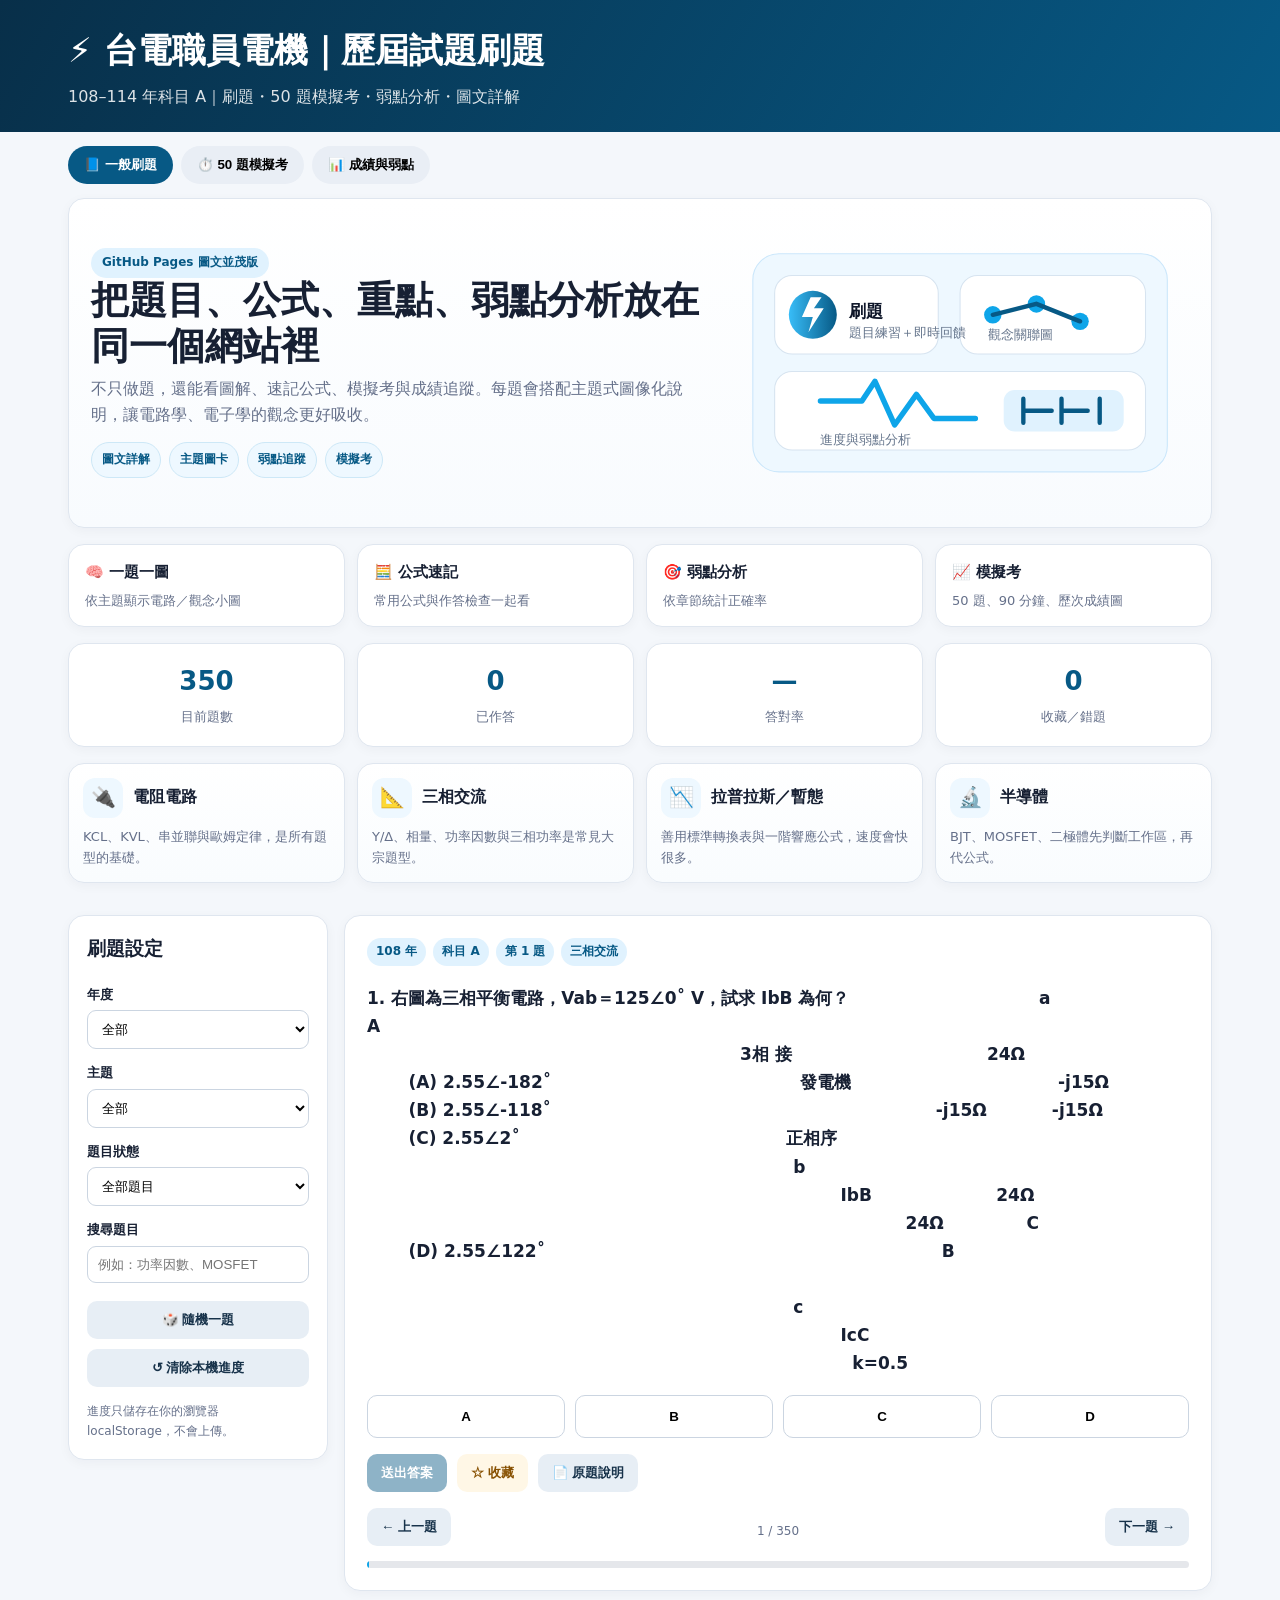
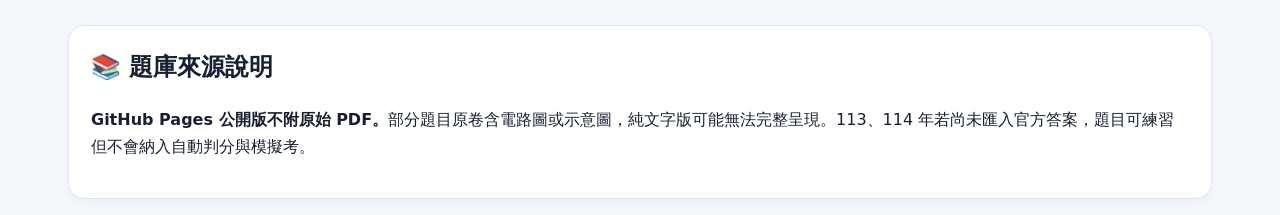
<file: index.html>
<!doctype html>
<html lang="zh-Hant">
<head>
<meta charset="utf-8">
<meta name="viewport" content="width=device-width,initial-scale=1">
<title>台電職員電機｜歷屆試題刷題與模擬考</title>
<link rel="stylesheet" href="style.css">
</head>
<body>
<header class="top">
  <div class="wrap topbar">
    <div>
      <h1>⚡ 台電職員電機｜歷屆試題刷題</h1>
      <p>108–114 年科目 A｜刷題・50 題模擬考・弱點分析・圖文詳解</p>
    </div>
    <div class="timer hidden" id="timer">90:00</div>
  </div>
</header>

<nav class="tabs wrap" aria-label="功能切換">
  <button class="tab active" data-view="practice">📘 一般刷題</button>
  <button class="tab" data-view="exam">⏱️ 50 題模擬考</button>
  <button class="tab" data-view="analysis">📊 成績與弱點</button>
</nav>

<main class="wrap">
  <section class="hero card">
    <div class="hero-copy">
      <span class="eyebrow">GitHub Pages 圖文並茂版</span>
      <h2>把題目、公式、重點、弱點分析放在同一個網站裡</h2>
      <p>不只做題，還能看圖解、速記公式、模擬考與成績追蹤。每題會搭配主題式圖像化說明，讓電路學、電子學的觀念更好吸收。</p>
      <div class="hero-tags">
        <span>圖文詳解</span>
        <span>主題圖卡</span>
        <span>弱點追蹤</span>
        <span>模擬考</span>
      </div>
    </div>
    <div class="hero-art" aria-hidden="true">
      <svg viewBox="0 0 420 260" role="img">
        <defs>
          <linearGradient id="g1" x1="0" x2="1">
            <stop offset="0%" stop-color="#38bdf8"/>
            <stop offset="100%" stop-color="#075985"/>
          </linearGradient>
        </defs>
        <rect x="20" y="30" width="380" height="200" rx="24" fill="#eef8ff" stroke="#cbe7fb"/>
        <rect x="40" y="50" width="150" height="72" rx="16" fill="white" stroke="#d7e4f0"/>
        <rect x="210" y="50" width="170" height="72" rx="16" fill="white" stroke="#d7e4f0"/>
        <rect x="40" y="138" width="340" height="72" rx="16" fill="white" stroke="#d7e4f0"/>
        <circle cx="75" cy="86" r="22" fill="url(#g1)"/>
        <path d="M73 70l-8 18h10l-4 14 14-22H76l7-10z" fill="white"/>
        <circle cx="240" cy="86" r="8" fill="#0ea5e9"/>
        <circle cx="280" cy="76" r="8" fill="#0ea5e9"/>
        <circle cx="320" cy="92" r="8" fill="#0ea5e9"/>
        <path d="M240 86l40-10 40 16" fill="none" stroke="#075985" stroke-width="4" stroke-linecap="round"/>
        <path d="M82 165h38l12-18 18 40 20-28 16 22h38" fill="none" stroke="#0ea5e9" stroke-width="5" stroke-linecap="round" stroke-linejoin="round"/>
        <rect x="250" y="155" width="110" height="38" rx="10" fill="#e0f2fe"/>
        <path d="M268 185v-22M268 174h26M303 163v22M303 174h24M338 163v22" stroke="#075985" stroke-width="4" stroke-linecap="round"/>
        <text x="108" y="88" font-size="16" fill="#0f172a" font-weight="700">刷題</text>
        <text x="108" y="106" font-size="12" fill="#64748b">題目練習＋即時回饋</text>
        <text x="236" y="108" font-size="12" fill="#64748b">觀念關聯圖</text>
        <text x="82" y="204" font-size="12" fill="#64748b">進度與弱點分析</text>
      </svg>
    </div>
  </section>

  <section class="quick-cards">
    <article class="mini-card"><b>🧠 一題一圖</b><span>依主題顯示電路／觀念小圖</span></article>
    <article class="mini-card"><b>🧮 公式速記</b><span>常用公式與作答檢查一起看</span></article>
    <article class="mini-card"><b>🎯 弱點分析</b><span>依章節統計正確率</span></article>
    <article class="mini-card"><b>📈 模擬考</b><span>50 題、90 分鐘、歷次成績圖</span></article>
  </section>

  <section id="practiceView" class="view active">
    <div class="stats">
      <div class="stat"><b id="sTotal">0</b><span>目前題數</span></div>
      <div class="stat"><b id="sDone">0</b><span>已作答</span></div>
      <div class="stat"><b id="sRate">—</b><span>答對率</span></div>
      <div class="stat"><b id="sFav">0</b><span>收藏／錯題</span></div>
    </div>
    <div class="topic-strip" id="topicStrip"></div>
    <div class="grid">
      <aside class="panel">
        <h3>刷題設定</h3>
        <div class="control"><label>年度</label><select id="year"><option value="all">全部</option></select></div>
        <div class="control"><label>主題</label><select id="topic"><option value="all">全部</option></select></div>
        <div class="control"><label>題目狀態</label><select id="status"><option value="all">全部題目</option><option value="unanswered">尚未作答</option><option value="wrong">錯題</option><option value="favorite">收藏</option><option value="answered">已作答</option></select></div>
        <div class="control"><label>搜尋題目</label><input id="search" placeholder="例如：功率因數、MOSFET"></div>
        <button class="btn secondary full" id="random">🎲 隨機一題</button>
        <button class="btn secondary full" id="reset">↺ 清除本機進度</button>
        <div class="small">進度只儲存在你的瀏覽器 localStorage，不會上傳。</div>
      </aside>
      <section><div id="quiz"></div></section>
    </div>
  </section>

  <section id="examView" class="view">
    <div id="examSetup" class="card exam-setup">
      <h2>⏱️ 科目 A｜50 題模擬考</h2>
      <p>從目前已有答案可自動判分的歷屆題目中隨機抽取 50 題，限時 90 分鐘。考試期間不顯示正確答案；交卷後才提供成績、逐題檢討與弱點分析。</p>
      <div class="exam-rules"><span>50 題</span><span>90 分鐘</span><span>每題 2 分</span><span>滿分 100</span></div>
      <button class="btn primary big" id="startExam">開始模擬考</button>
    </div>
    <div id="examDesk" class="hidden">
      <div class="exam-layout">
        <section id="examQuestion"></section>
        <aside class="panel navigator"><h3>題目跳題盤</h3><div id="navGrid" class="navgrid"></div><div class="navlegend"><span><i class="dot answered"></i>已作答</span><span><i class="dot current"></i>目前</span></div><button class="btn danger full" id="submitExam">交卷</button></aside>
      </div>
    </div>
    <div id="examResult" class="hidden"></div>
  </section>

  <section id="analysisView" class="view">
    <div class="analytics-grid">
      <article class="card"><h2>📈 歷次模擬考成績</h2><canvas id="scoreChart" width="760" height="300"></canvas><div id="scoreEmpty" class="empty hidden">尚未完成模擬考。</div></article>
      <article class="card"><h2>🎯 章節弱點分析</h2><div id="weakness"></div></article>
    </div>
    <article class="card"><h2>🧾 模擬考紀錄</h2><div id="history"></div></article>
  </section>

  <section class="papers card source-card">
    <h2>📚 題庫來源說明</h2>
    <p><b>GitHub Pages 公開版不附原始 PDF。</b>部分題目原卷含電路圖或示意圖，純文字版可能無法完整呈現。113、114 年若尚未匯入官方答案，題目可練習但不會納入自動判分與模擬考。</p>
  </section>
</main>
<script src="data.js"></script>
<script src="app.js"></script>
</body></html>
</file>
<file: style.css>
:root{--bg:#f4f7fb;--card:#fff;--ink:#172033;--muted:#65708a;--brand:#075985;--brand2:#0ea5e9;--line:#dfe6ef;--good:#15803d;--bad:#c62828;--warn:#9a5b00;--soft:#eef7fc}
*{box-sizing:border-box}
body{margin:0;font-family:system-ui,-apple-system,"Segoe UI","Noto Sans TC",sans-serif;background:var(--bg);color:var(--ink);line-height:1.65}
.wrap{max-width:1180px;margin:auto;padding-left:18px;padding-right:18px}
.top{background:linear-gradient(120deg,#082f49,#075985);color:white;padding:22px 0}
.top h1{margin:0;font-size:clamp(22px,4vw,34px)}
.top p{margin:6px 0 0;opacity:.86}
.topbar{display:flex;justify-content:space-between;align-items:center;gap:16px}
.timer{font-size:30px;font-weight:900;font-variant-numeric:tabular-nums;background:#fff;color:#9a3412;padding:8px 16px;border-radius:14px;box-shadow:0 5px 18px #0003}
.timer.urgent{background:#fee2e2;color:#b91c1c}
.tabs{display:flex;gap:8px;padding-top:14px;padding-bottom:14px;overflow:auto}
.tab{border:0;background:#e9eef5;padding:10px 16px;border-radius:999px;font-weight:800;cursor:pointer;white-space:nowrap}
.tab.active{background:var(--brand);color:white}
.view{display:none}.view.active{display:block}
.card,.panel,.stat,.mini-card{background:var(--card);border:1px solid var(--line);border-radius:16px;box-shadow:0 3px 12px #0f172a0a}
.card{padding:22px;margin-bottom:16px}
.panel{padding:18px;height:max-content}
.stats{display:grid;grid-template-columns:repeat(4,1fr);gap:12px;margin-bottom:16px}
.stat{padding:16px;text-align:center}
.stat b{display:block;font-size:26px;color:var(--brand)}
.stat span{font-size:13px;color:var(--muted)}
.hero{display:grid;grid-template-columns:1.15fr .85fr;gap:20px;align-items:center;background:linear-gradient(180deg,#ffffff,#f8fbfe)}
.eyebrow{display:inline-block;background:#e0f2fe;color:#075985;border-radius:999px;padding:5px 11px;font-weight:800;font-size:12px}
.hero h2{margin:.4rem 0;font-size:clamp(24px,3vw,38px);line-height:1.2}
.hero p{margin:0;color:var(--muted)}
.hero-tags{display:flex;flex-wrap:wrap;gap:8px;margin-top:14px}
.hero-tags span,.topic-badge{background:#eef8ff;color:#075985;border:1px solid #cde8f7;padding:7px 10px;border-radius:999px;font-size:12px;font-weight:800}
.hero-art svg{width:100%;height:auto;display:block}
.quick-cards{display:grid;grid-template-columns:repeat(4,1fr);gap:12px;margin:16px 0}
.mini-card{padding:15px 16px;display:flex;flex-direction:column;gap:5px}
.mini-card b{font-size:15px}.mini-card span{font-size:13px;color:var(--muted)}
.topic-strip{display:grid;grid-template-columns:repeat(4,1fr);gap:12px;margin-bottom:16px}
.topic-card{padding:14px;background:linear-gradient(180deg,#fff,#f9fcfe)}
.topic-card-head{display:flex;align-items:center;gap:10px;margin-bottom:8px}
.topic-icon{width:40px;height:40px;border-radius:12px;background:#eef8ff;display:grid;place-items:center;font-size:20px;color:#075985;flex:none}
.topic-card p{margin:0;font-size:13px;color:var(--muted)}
.grid{display:grid;grid-template-columns:260px 1fr;gap:16px}
.panel h3,.card h2{margin-top:0}
.control{margin-bottom:13px}.control label{display:block;font-size:13px;font-weight:800;margin-bottom:5px}
.control select,.control input{width:100%;border:1px solid #cbd5e1;border-radius:9px;padding:10px;background:white}
.btn{border:0;border-radius:10px;padding:10px 14px;font-weight:800;cursor:pointer}
.btn:disabled{opacity:.45;cursor:not-allowed}
.primary{background:var(--brand);color:white}.secondary{background:#e7eef5;color:#17324a}.warn{background:#fff7e6;color:#875000}.danger{background:#b91c1c;color:white}.full{width:100%;margin:5px 0}.big{font-size:18px;padding:13px 24px}.small{font-size:12px;color:var(--muted);margin-top:10px}
.meta{display:flex;gap:7px;flex-wrap:wrap;margin-bottom:14px}.pill{font-size:12px;padding:4px 9px;border-radius:999px;background:#e0f2fe;color:#075985;font-weight:800}.pill.pending{background:#fff7e6;color:var(--warn)}
.qtext{white-space:pre-wrap;font-size:17px;font-weight:650;margin:18px 0}
.opts{display:grid;grid-template-columns:repeat(4,1fr);gap:10px}.opt{border:1px solid #cbd5e1;background:white;padding:13px;border-radius:10px;font-weight:900;cursor:pointer}.opt.sel{outline:3px solid #7dd3fc;border-color:#0284c7}.opt.correct{background:#dcfce7;border-color:#22c55e}.opt.wrong{background:#fee2e2;border-color:#ef4444}
.actions,.navrow{display:flex;gap:10px;align-items:center;margin-top:16px;flex-wrap:wrap}.navrow{justify-content:space-between}
.progressbar{height:7px;background:#e5e7eb;border-radius:999px;margin-top:15px;overflow:hidden}.progressbar i{display:block;height:100%;background:var(--brand2)}
.explain{margin-top:15px;background:#f8fafc;border-left:4px solid var(--brand2);padding:15px;border-radius:8px}
.solution{margin-top:10px;padding-top:10px;border-top:1px dashed #cbd5e1}
.rich-solution{display:grid;gap:14px;margin-top:14px}
.visual-wrap{display:grid;grid-template-columns:170px 1fr;gap:14px;align-items:center;background:#fff;border:1px solid #d9e8f4;border-radius:14px;padding:14px}
.visual-wrap svg{width:100%;height:auto;display:block;background:#f7fbfe;border-radius:12px}
.visual-caption{margin:0;color:var(--muted);font-size:13px}
.info-grid{display:grid;grid-template-columns:repeat(3,1fr);gap:12px}
.info-box{background:white;border:1px solid #d9e8f4;border-radius:14px;padding:14px}
.info-box h4{margin:0 0 8px;font-size:15px;color:#0f3d5e}.info-box p{margin:0;font-size:14px}
.exam-setup{text-align:center;padding:36px;max-width:800px;margin:0 auto 20px}.exam-rules{display:flex;justify-content:center;gap:12px;flex-wrap:wrap;margin:20px}.exam-rules span{background:#e0f2fe;padding:8px 14px;border-radius:999px;font-weight:800}
.exam-layout{display:grid;grid-template-columns:1fr 260px;gap:16px}.navigator{position:sticky;top:12px}.navgrid{display:grid;grid-template-columns:repeat(5,1fr);gap:7px}.qjump{aspect-ratio:1;border:1px solid #cbd5e1;border-radius:8px;background:white;font-weight:800;cursor:pointer}.qjump.done{background:#dcfce7;border-color:#22c55e}.qjump.now{outline:3px solid #38bdf8}.navlegend{display:flex;gap:10px;font-size:12px;margin:12px 0;color:var(--muted)}.dot{width:10px;height:10px;border-radius:50%;display:inline-block;margin-right:3px}.dot.answered{background:#22c55e}.dot.current{background:#38bdf8}
.score-hero{text-align:center;padding:22px}.score-hero strong{font-size:58px;color:var(--brand)}.review-item{border-top:1px solid var(--line);padding:16px 0}
.analytics-grid{display:grid;grid-template-columns:1.3fr 1fr;gap:16px}.weak-row{margin-bottom:14px}.weak-top{display:flex;justify-content:space-between;gap:10px}.bar{height:9px;border-radius:999px;background:#e5e7eb;overflow:hidden}.bar i{display:block;height:100%;background:#0ea5e9}.history-table{width:100%;border-collapse:collapse}.history-table th,.history-table td{padding:9px;border-bottom:1px solid var(--line);text-align:left;font-size:14px}.empty{text-align:center;color:var(--muted);padding:28px}.hidden{display:none!important}canvas{max-width:100%;height:auto}.exam-status{display:flex;justify-content:space-between;gap:10px;color:var(--muted);font-size:13px;margin-bottom:12px}
.source-card{margin-top:18px}
@media(max-width:960px){.hero,.topic-strip,.quick-cards,.analytics-grid{grid-template-columns:1fr 1fr}.visual-wrap{grid-template-columns:1fr}.info-grid{grid-template-columns:1fr}}
@media(max-width:800px){.stats{grid-template-columns:repeat(2,1fr)}.grid,.exam-layout,.analytics-grid,.hero,.quick-cards,.topic-strip{grid-template-columns:1fr}.navigator{position:static}.opts{grid-template-columns:repeat(2,1fr)}.topbar{align-items:flex-start}.timer{font-size:22px}.card{padding:16px}.visual-wrap{grid-template-columns:1fr}.info-grid{grid-template-columns:1fr}}
</file>
